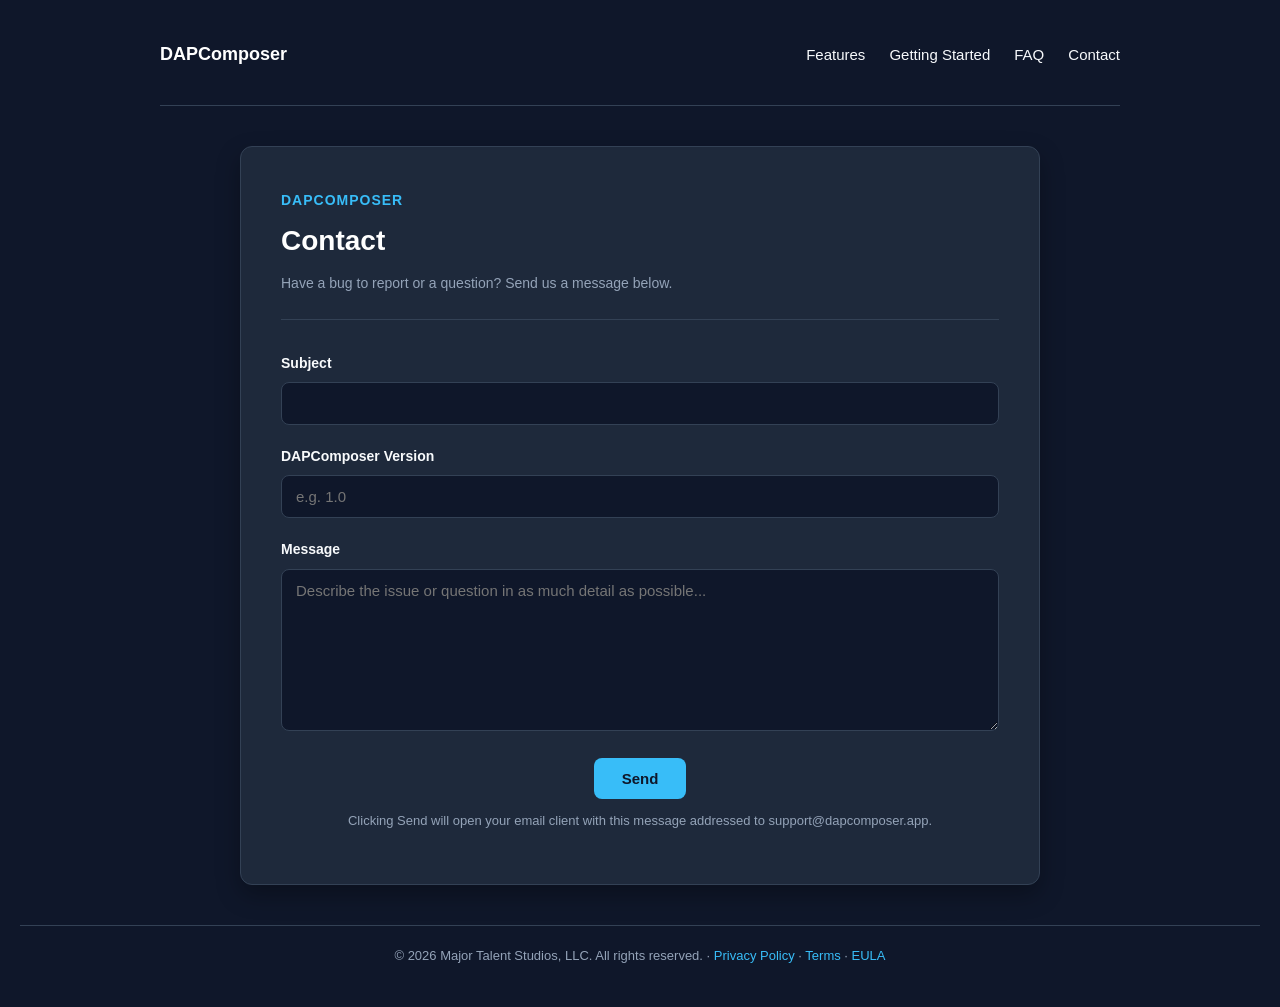
<file: contact.html>
<!DOCTYPE html>
<html lang="en">
<head>
    <meta charset="UTF-8">
    <meta name="viewport" content="width=device-width, initial-scale=1.0">
    <title>Contact - DAPComposer</title>
    <meta name="description" content="Get in touch with the DAPComposer team for support, bug reports, or questions about the macOS music library sync app.">
    <link rel="canonical" href="https://dapcomposer.app/contact.html">
    <meta property="og:type" content="website">
    <meta property="og:title" content="Contact - DAPComposer">
    <meta property="og:description" content="Get in touch with the DAPComposer team for support, bug reports, or questions about the macOS music library sync app.">
    <meta property="og:url" content="https://dapcomposer.app/contact.html">
    <meta property="og:image" content="https://dapcomposer.app/images/app-icon.webp">
    <meta name="twitter:card" content="summary">
    <link rel="icon" href="/favicon.ico" sizes="any">
    <link rel="icon" href="/favicon-32x32.png" type="image/png" sizes="32x32">
    <link rel="icon" href="/favicon-16x16.png" type="image/png" sizes="16x16">
    <link rel="apple-touch-icon" href="/apple-touch-icon.png">
    <link rel="manifest" href="/site.webmanifest">
    <link rel="stylesheet" href="styles.css">
</head>
<body>
    <nav class="site-nav">
        <div class="nav-brand"><a href="index.html">DAPComposer</a></div>
        <ul class="nav-links">
            <li><a href="index.html#features">Features</a></li>
            <li><a href="index.html#getting-started">Getting Started</a></li>
            <li><a href="faq.html">FAQ</a></li>
            <li><a href="contact.html">Contact</a></li>
        </ul>
    </nav>

    <div class="container">
        <header>
            <div class="app-brand">DAPComposer</div>
            <h1>Contact</h1>
            <div class="effective-date">Have a bug to report or a question? Send us a message below.</div>
        </header>

        <form id="contact-form" class="contact-form">
            <div class="form-group">
                <label for="subject">Subject</label>
                <input type="text" id="subject" name="subject" required>
            </div>
            <div class="form-group">
                <label for="version">DAPComposer Version</label>
                <input type="text" id="version" name="version" placeholder="e.g. 1.0">
            </div>
            <div class="form-group">
                <label for="message">Message</label>
                <textarea id="message" name="message" rows="8" placeholder="Describe the issue or question in as much detail as possible..." required></textarea>
            </div>
            <div class="form-actions">
                <button type="submit" class="btn-primary">Send</button>
                <p class="form-note">Clicking Send will open your email client with this message addressed to support@dapcomposer.app.</p>
            </div>
        </form>
    </div>

    <footer>
        &copy; 2026 Major Talent Studios, LLC. All rights reserved.
        &middot; <a href="privacy-policy.html">Privacy Policy</a>
        &middot; <a href="terms.html">Terms</a>
        &middot; <a href="eula.html">EULA</a>
    </footer>

    <script>
        document.getElementById('contact-form').addEventListener('submit', function (e) {
            e.preventDefault();
            var subject = document.getElementById('subject').value;
            var version = document.getElementById('version').value;
            var message = document.getElementById('message').value;
            var body = 'DAPComposer Version: ' + version + '\n\n' + message;
            var mailto = 'mailto:support@dapcomposer.app'
                + '?subject=' + encodeURIComponent(subject)
                + '&body=' + encodeURIComponent(body);
            window.location.href = mailto;
        });
    </script>
</body>
</html>
</file>
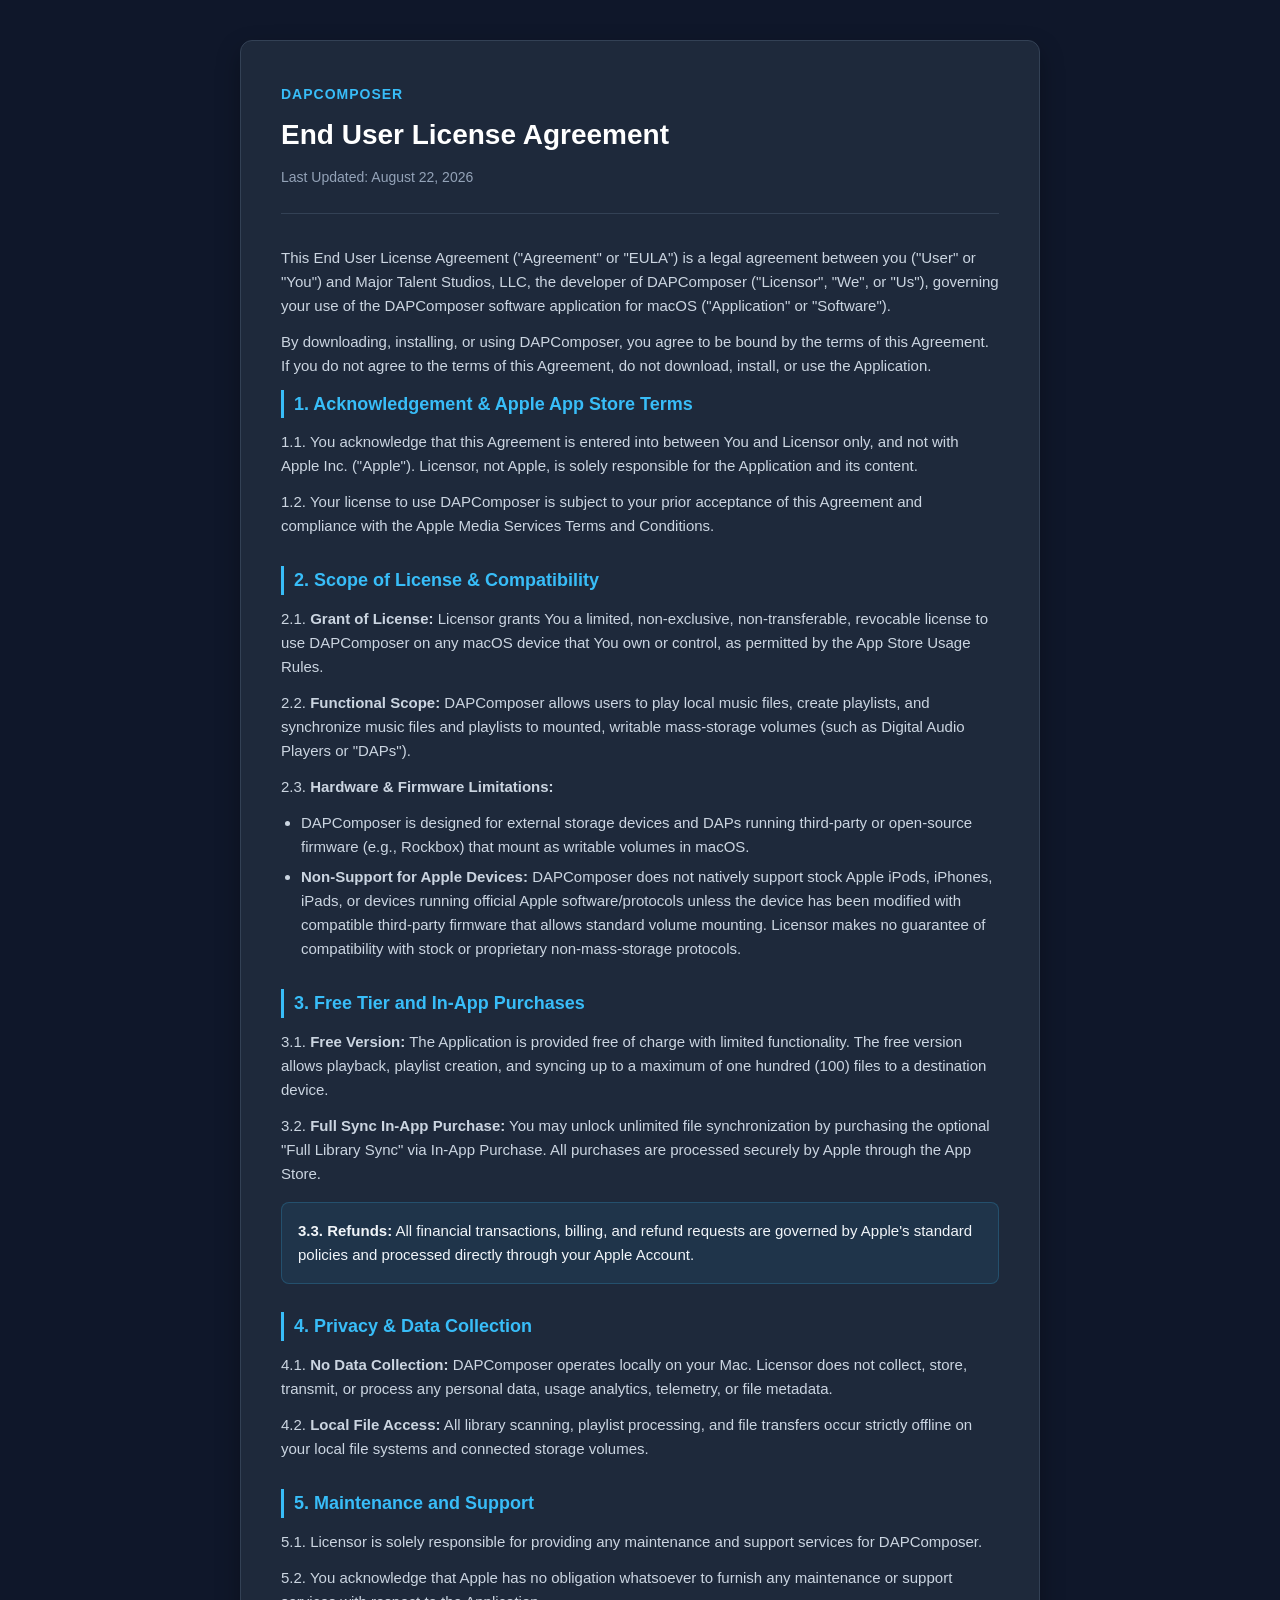
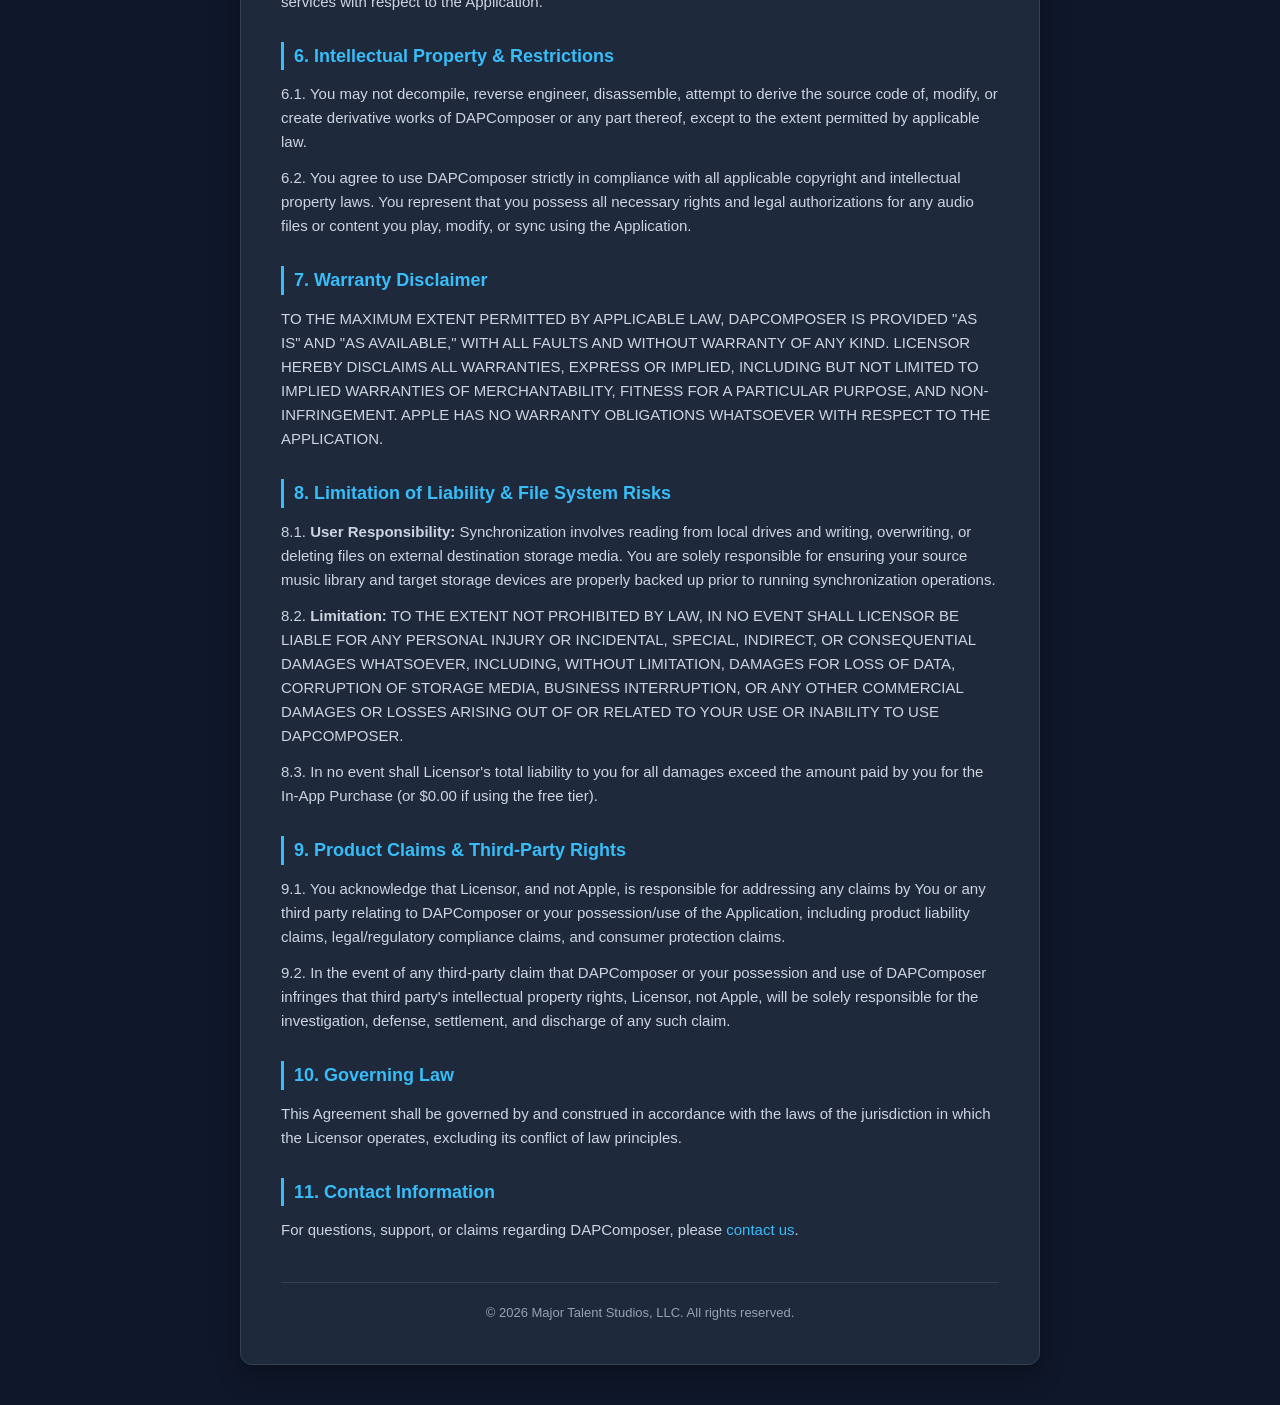
<file: eula.html>
<!DOCTYPE html>
<html lang="en">
<head>
    <meta charset="UTF-8">
    <meta name="viewport" content="width=device-width, initial-scale=1.0">
    <title>End User License Agreement - DAPComposer</title>
    <meta name="description" content="End User License Agreement for DAPComposer, the macOS music library management and sync application.">
    <link rel="canonical" href="https://dapcomposer.app/eula.html">
    <meta property="og:type" content="website">
    <meta property="og:title" content="End User License Agreement - DAPComposer">
    <meta property="og:description" content="End User License Agreement for DAPComposer, the macOS music library management and sync application.">
    <meta property="og:url" content="https://dapcomposer.app/eula.html">
    <meta property="og:image" content="https://dapcomposer.app/images/app-icon.webp">
    <meta name="twitter:card" content="summary">
    <link rel="icon" href="/favicon.ico" sizes="any">
    <link rel="icon" href="/favicon-32x32.png" type="image/png" sizes="32x32">
    <link rel="icon" href="/favicon-16x16.png" type="image/png" sizes="16x16">
    <link rel="apple-touch-icon" href="/apple-touch-icon.png">
    <link rel="manifest" href="/site.webmanifest">
    <link rel="stylesheet" href="styles.css">
</head>
<body>
    <div class="container">
        <header>
            <div class="app-brand">DAPComposer</div>
            <h1>End User License Agreement</h1>
            <div class="effective-date">Last Updated: August 22, 2026</div>
        </header>

        <p>This End User License Agreement ("Agreement" or "EULA") is a legal agreement between you ("User" or "You") and Major Talent Studios, LLC, the developer of DAPComposer ("Licensor", "We", or "Us"), governing your use of the DAPComposer software application for macOS ("Application" or "Software").</p>
        <p>By downloading, installing, or using DAPComposer, you agree to be bound by the terms of this Agreement. If you do not agree to the terms of this Agreement, do not download, install, or use the Application.</p>

        <section>
            <h2>1. Acknowledgement &amp; Apple App Store Terms</h2>
            <p>1.1. You acknowledge that this Agreement is entered into between You and Licensor only, and not with Apple Inc. ("Apple"). Licensor, not Apple, is solely responsible for the Application and its content.</p>
            <p>1.2. Your license to use DAPComposer is subject to your prior acceptance of this Agreement and compliance with the Apple Media Services Terms and Conditions.</p>
        </section>

        <section>
            <h2>2. Scope of License &amp; Compatibility</h2>
            <p>2.1. <strong>Grant of License:</strong> Licensor grants You a limited, non-exclusive, non-transferable, revocable license to use DAPComposer on any macOS device that You own or control, as permitted by the App Store Usage Rules.</p>
            <p>2.2. <strong>Functional Scope:</strong> DAPComposer allows users to play local music files, create playlists, and synchronize music files and playlists to mounted, writable mass-storage volumes (such as Digital Audio Players or "DAPs").</p>
            <p>2.3. <strong>Hardware &amp; Firmware Limitations:</strong></p>
            <ul>
                <li>DAPComposer is designed for external storage devices and DAPs running third-party or open-source firmware (e.g., Rockbox) that mount as writable volumes in macOS.</li>
                <li><strong>Non-Support for Apple Devices:</strong> DAPComposer does not natively support stock Apple iPods, iPhones, iPads, or devices running official Apple software/protocols unless the device has been modified with compatible third-party firmware that allows standard volume mounting. Licensor makes no guarantee of compatibility with stock or proprietary non-mass-storage protocols.</li>
            </ul>
        </section>

        <section>
            <h2>3. Free Tier and In-App Purchases</h2>
            <p>3.1. <strong>Free Version:</strong> The Application is provided free of charge with limited functionality. The free version allows playback, playlist creation, and syncing up to a maximum of one hundred (100) files to a destination device.</p>
            <p>3.2. <strong>Full Sync In-App Purchase:</strong> You may unlock unlimited file synchronization by purchasing the optional "Full Library Sync" via In-App Purchase. All purchases are processed securely by Apple through the App Store.</p>
            <div class="highlight-box">
                <p><strong>3.3. Refunds:</strong> All financial transactions, billing, and refund requests are governed by Apple's standard policies and processed directly through your Apple Account.</p>
            </div>
        </section>

        <section>
            <h2>4. Privacy &amp; Data Collection</h2>
            <p>4.1. <strong>No Data Collection:</strong> DAPComposer operates locally on your Mac. Licensor does not collect, store, transmit, or process any personal data, usage analytics, telemetry, or file metadata.</p>
            <p>4.2. <strong>Local File Access:</strong> All library scanning, playlist processing, and file transfers occur strictly offline on your local file systems and connected storage volumes.</p>
        </section>

        <section>
            <h2>5. Maintenance and Support</h2>
            <p>5.1. Licensor is solely responsible for providing any maintenance and support services for DAPComposer.</p>
            <p>5.2. You acknowledge that Apple has no obligation whatsoever to furnish any maintenance or support services with respect to the Application.</p>
        </section>

        <section>
            <h2>6. Intellectual Property &amp; Restrictions</h2>
            <p>6.1. You may not decompile, reverse engineer, disassemble, attempt to derive the source code of, modify, or create derivative works of DAPComposer or any part thereof, except to the extent permitted by applicable law.</p>
            <p>6.2. You agree to use DAPComposer strictly in compliance with all applicable copyright and intellectual property laws. You represent that you possess all necessary rights and legal authorizations for any audio files or content you play, modify, or sync using the Application.</p>
        </section>

        <section>
            <h2>7. Warranty Disclaimer</h2>
            <p>TO THE MAXIMUM EXTENT PERMITTED BY APPLICABLE LAW, DAPCOMPOSER IS PROVIDED "AS IS" AND "AS AVAILABLE," WITH ALL FAULTS AND WITHOUT WARRANTY OF ANY KIND. LICENSOR HEREBY DISCLAIMS ALL WARRANTIES, EXPRESS OR IMPLIED, INCLUDING BUT NOT LIMITED TO IMPLIED WARRANTIES OF MERCHANTABILITY, FITNESS FOR A PARTICULAR PURPOSE, AND NON-INFRINGEMENT. APPLE HAS NO WARRANTY OBLIGATIONS WHATSOEVER WITH RESPECT TO THE APPLICATION.</p>
        </section>

        <section>
            <h2>8. Limitation of Liability &amp; File System Risks</h2>
            <p>8.1. <strong>User Responsibility:</strong> Synchronization involves reading from local drives and writing, overwriting, or deleting files on external destination storage media. You are solely responsible for ensuring your source music library and target storage devices are properly backed up prior to running synchronization operations.</p>
            <p>8.2. <strong>Limitation:</strong> TO THE EXTENT NOT PROHIBITED BY LAW, IN NO EVENT SHALL LICENSOR BE LIABLE FOR ANY PERSONAL INJURY OR INCIDENTAL, SPECIAL, INDIRECT, OR CONSEQUENTIAL DAMAGES WHATSOEVER, INCLUDING, WITHOUT LIMITATION, DAMAGES FOR LOSS OF DATA, CORRUPTION OF STORAGE MEDIA, BUSINESS INTERRUPTION, OR ANY OTHER COMMERCIAL DAMAGES OR LOSSES ARISING OUT OF OR RELATED TO YOUR USE OR INABILITY TO USE DAPCOMPOSER.</p>
            <p>8.3. In no event shall Licensor's total liability to you for all damages exceed the amount paid by you for the In-App Purchase (or $0.00 if using the free tier).</p>
        </section>

        <section>
            <h2>9. Product Claims &amp; Third-Party Rights</h2>
            <p>9.1. You acknowledge that Licensor, and not Apple, is responsible for addressing any claims by You or any third party relating to DAPComposer or your possession/use of the Application, including product liability claims, legal/regulatory compliance claims, and consumer protection claims.</p>
            <p>9.2. In the event of any third-party claim that DAPComposer or your possession and use of DAPComposer infringes that third party's intellectual property rights, Licensor, not Apple, will be solely responsible for the investigation, defense, settlement, and discharge of any such claim.</p>
        </section>

        <section>
            <h2>10. Governing Law</h2>
            <p>This Agreement shall be governed by and construed in accordance with the laws of the jurisdiction in which the Licensor operates, excluding its conflict of law principles.</p>
        </section>

        <section>
            <h2>11. Contact Information</h2>
            <p>For questions, support, or claims regarding DAPComposer, please <a href="contact.html">contact us</a>.</p>
        </section>

        <footer>
            &copy; 2026 Major Talent Studios, LLC. All rights reserved.
        </footer>
    </div>
</body>
</html>
</file>
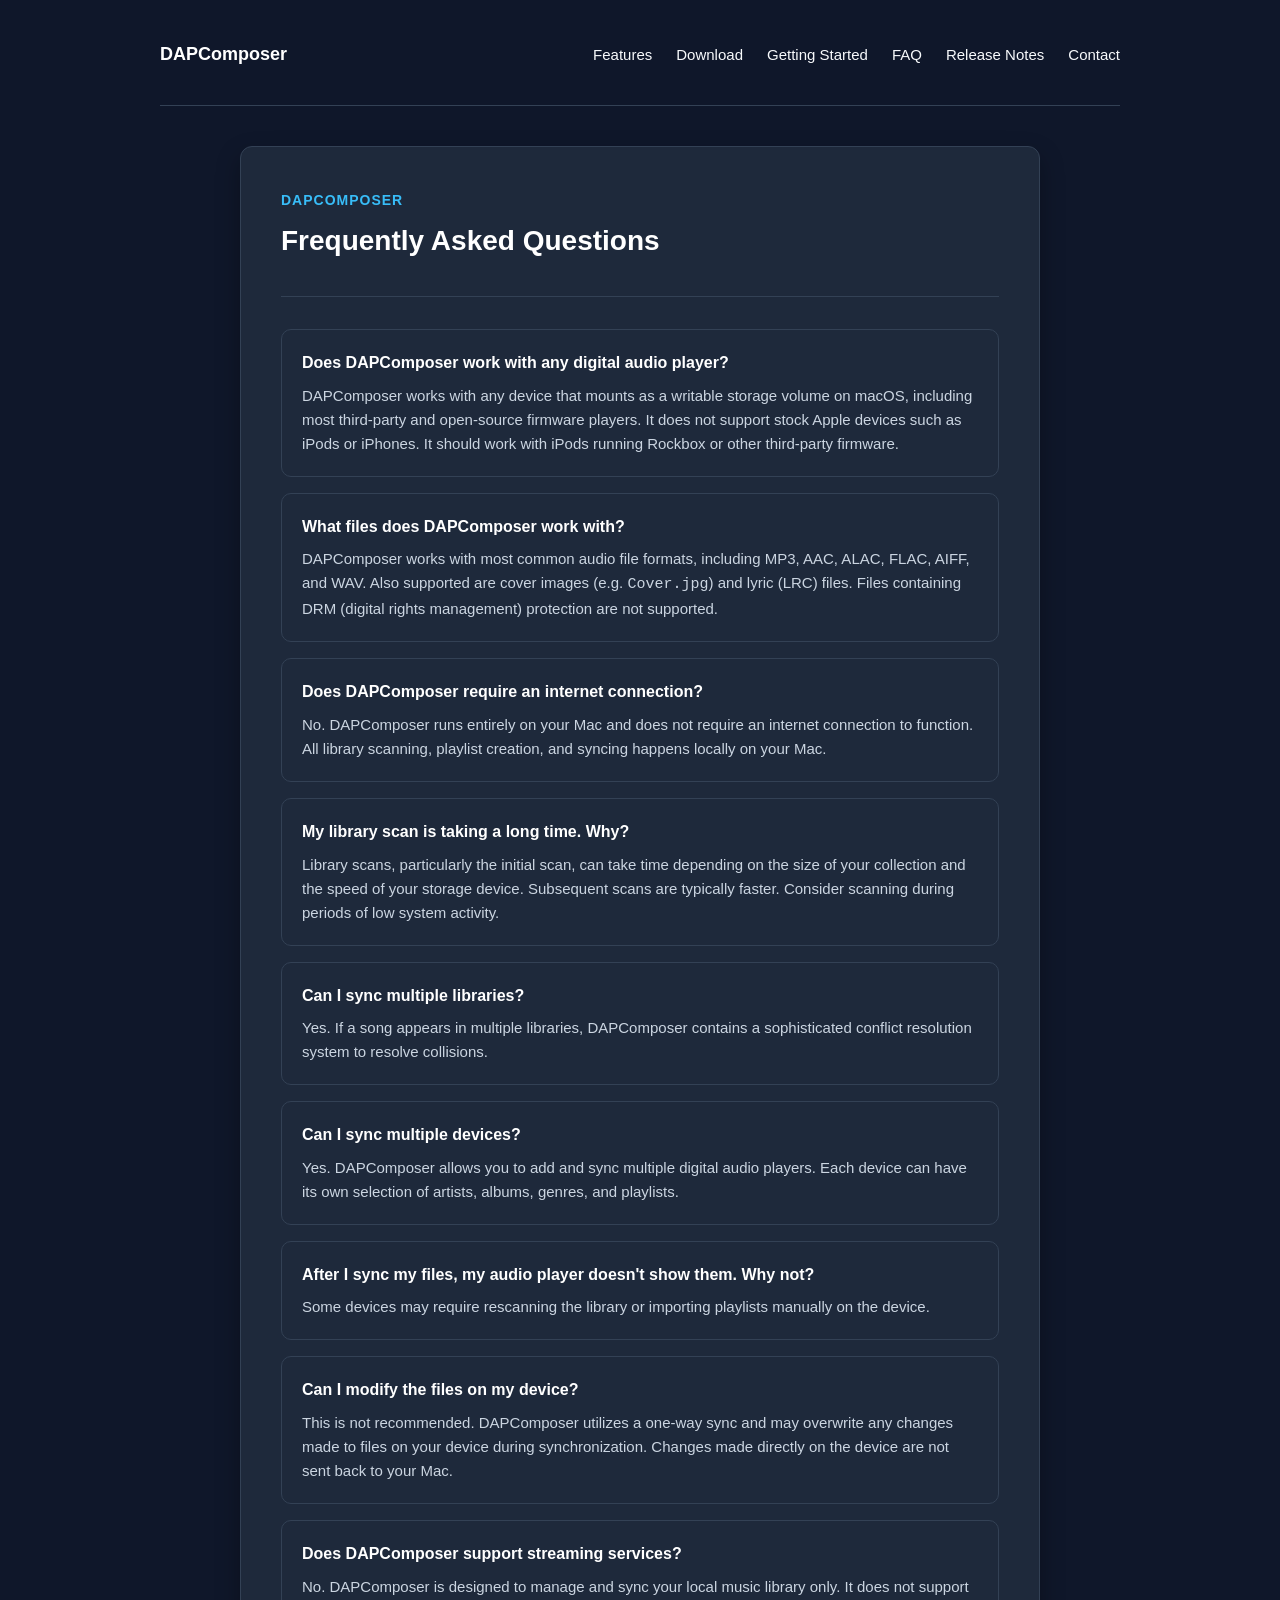
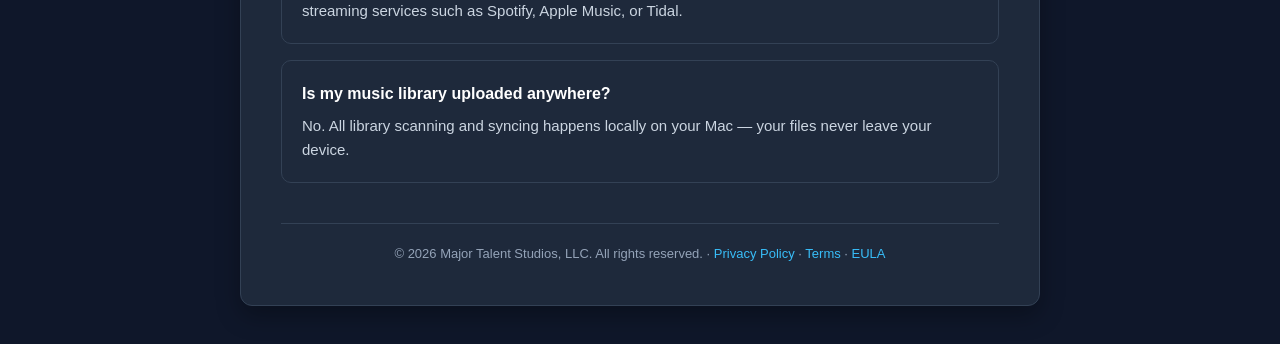
<file: faq.html>
<!DOCTYPE html>
<html lang="en">
<head>
    <meta charset="UTF-8">
    <meta name="viewport" content="width=device-width, initial-scale=1.0">
    <title>FAQ - DAPComposer</title>
    <meta name="description" content="Frequently asked questions about DAPComposer, the macOS app for managing and syncing your local music library to digital audio players.">
    <link rel="canonical" href="https://dapcomposer.app/faq.html">
    <meta property="og:type" content="website">
    <meta property="og:title" content="FAQ - DAPComposer">
    <meta property="og:description" content="Frequently asked questions about DAPComposer, the macOS app for managing and syncing your local music library to digital audio players.">
    <meta property="og:url" content="https://dapcomposer.app/faq.html">
    <meta property="og:image" content="https://dapcomposer.app/images/app-icon.webp">
    <meta name="twitter:card" content="summary">
    <link rel="icon" href="/favicon.ico" sizes="any">
    <link rel="icon" href="/favicon-32x32.png" type="image/png" sizes="32x32">
    <link rel="icon" href="/favicon-16x16.png" type="image/png" sizes="16x16">
    <link rel="apple-touch-icon" href="/apple-touch-icon.png">
    <link rel="manifest" href="/site.webmanifest">
    <link rel="stylesheet" href="styles.css">
</head>
<body>
    <nav class="site-nav">
        <div class="nav-brand"><a href="index.html">DAPComposer</a></div>
        <ul class="nav-links">
            <li><a href="index.html#features">Features</a></li>
            <li><a href="index.html#download">Download</a></li>
            <li><a href="index.html#getting-started">Getting Started</a></li>
            <li><a href="faq.html">FAQ</a></li>
            <li><a href="release-notes.html">Release Notes</a></li>
            <li><a href="contact.html">Contact</a></li>
        </ul>
    </nav>

    <div class="container">
        <header>
            <div class="app-brand">DAPComposer</div>
            <h1>Frequently Asked Questions</h1>
        </header>

        <div class="faq-item">
            <h3>Does DAPComposer work with any digital audio player?</h3>
            <p>DAPComposer works with any device that mounts as a writable storage volume on macOS, including most third-party and open-source firmware players. It does not support stock Apple devices such as iPods or iPhones. It should work with iPods running Rockbox or other third-party firmware.</p>
        </div>

        <div class="faq-item">
            <h3>What files does DAPComposer work with?</h3>
            <p>DAPComposer works with most common audio file formats, including MP3, AAC, ALAC, FLAC, AIFF, and WAV. Also supported are cover images (e.g. <code>Cover.jpg</code>) and lyric (LRC) files. Files containing DRM (digital rights management) protection are not supported.</p>
        </div>

        <div class="faq-item">
            <h3>Does DAPComposer require an internet connection?</h3>
            <p>No. DAPComposer runs entirely on your Mac and does not require an internet connection to function. All library scanning, playlist creation, and syncing happens locally on your Mac.</p>
        </div>

        <div class="faq-item">
            <h3>My library scan is taking a long time. Why?</h3>
            <p>Library scans, particularly the initial scan, can take time depending on the size of your collection and the speed of your storage device. Subsequent scans are typically faster. Consider scanning during periods of low system activity.</p>
        </div>

        <div class="faq-item">
            <h3>Can I sync multiple libraries?</h3>
            <p>Yes. If a song appears in multiple libraries, DAPComposer contains a sophisticated conflict resolution system to resolve collisions.</p>
        </div>

        <div class="faq-item">
            <h3>Can I sync multiple devices?</h3>
            <p>Yes. DAPComposer allows you to add and sync multiple digital audio players. Each device can have its own selection of artists, albums, genres, and playlists.</p>
        </div>

        <div class="faq-item">
            <h3>After I sync my files, my audio player doesn't show them. Why not?</h3>
            <p>Some devices may require rescanning the library or importing playlists manually on the device.</p>
        </div>

        <div class="faq-item">
            <h3>Can I modify the files on my device?</h3>
            <p>This is not recommended. DAPComposer utilizes a one-way sync and may overwrite any changes made to files on your device during synchronization. Changes made directly on the device are not sent back to your Mac.</p>
        </div>

        <div class="faq-item">
            <h3>Does DAPComposer support streaming services?</h3>
            <p>No. DAPComposer is designed to manage and sync your local music library only. It does not support streaming services such as Spotify, Apple Music, or Tidal.</p>
        </div>

        <div class="faq-item">
            <h3>Is my music library uploaded anywhere?</h3>
            <p>No. All library scanning and syncing happens locally on your Mac &mdash; your files never leave your device.</p>
        </div>

    <footer>
        &copy; 2026 Major Talent Studios, LLC. All rights reserved.
        &middot; <a href="privacy-policy.html">Privacy Policy</a>
        &middot; <a href="terms.html">Terms</a>
        &middot; <a href="eula.html">EULA</a>
    </footer>
    </div>
</body>
</html>
</file>
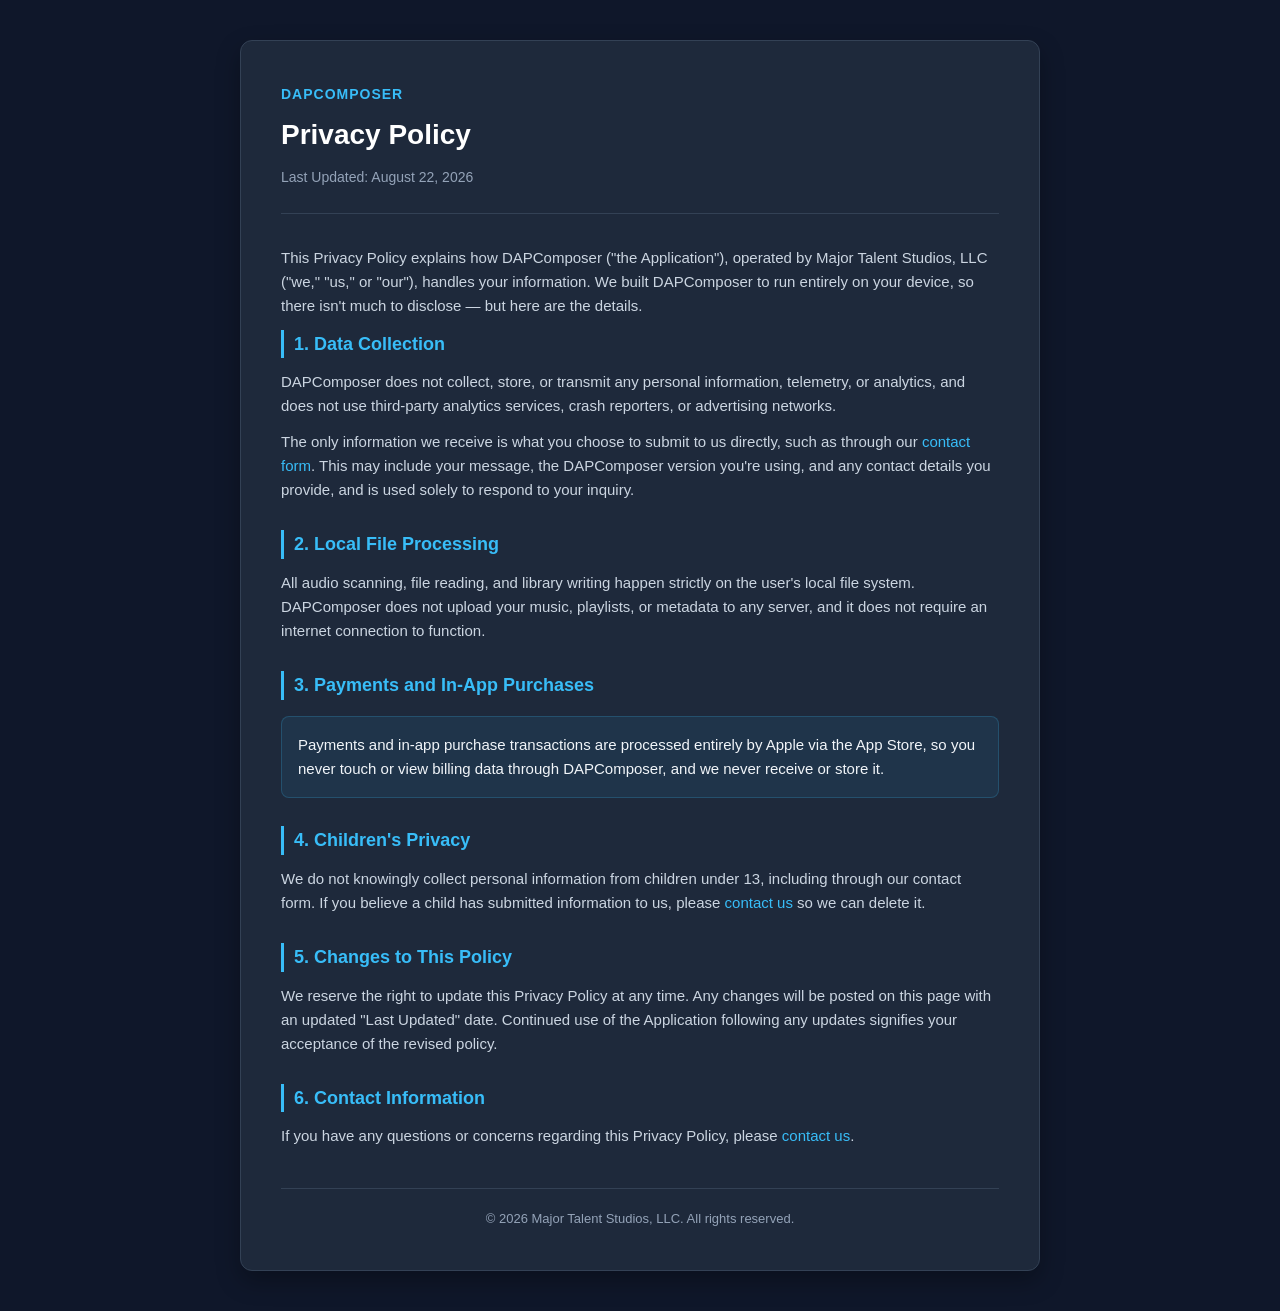
<file: privacy-policy.html>
<!DOCTYPE html>
<html lang="en">
<head>
    <meta charset="UTF-8">
    <meta name="viewport" content="width=device-width, initial-scale=1.0">
    <title>Privacy Policy - DAPComposer</title>
    <meta name="description" content="Privacy Policy for DAPComposer, the macOS music library management and sync app by Major Talent Studios, LLC.">
    <link rel="canonical" href="https://dapcomposer.app/privacy-policy.html">
    <meta property="og:type" content="website">
    <meta property="og:title" content="Privacy Policy - DAPComposer">
    <meta property="og:description" content="Privacy Policy for DAPComposer, the macOS music library management and sync app by Major Talent Studios, LLC.">
    <meta property="og:url" content="https://dapcomposer.app/privacy-policy.html">
    <meta property="og:image" content="https://dapcomposer.app/images/app-icon.webp">
    <meta name="twitter:card" content="summary">
    <link rel="icon" href="/favicon.ico" sizes="any">
    <link rel="icon" href="/favicon-32x32.png" type="image/png" sizes="32x32">
    <link rel="icon" href="/favicon-16x16.png" type="image/png" sizes="16x16">
    <link rel="apple-touch-icon" href="/apple-touch-icon.png">
    <link rel="manifest" href="/site.webmanifest">
    <link rel="stylesheet" href="styles.css">
</head>
<body>
    <div class="container">
        <header>
            <div class="app-brand">DAPComposer</div>
            <h1>Privacy Policy</h1>
            <div class="effective-date">Last Updated: August 22, 2026</div>
        </header>

        <p>This Privacy Policy explains how DAPComposer ("the Application"), operated by Major Talent Studios, LLC ("we," "us," or "our"), handles your information. We built DAPComposer to run entirely on your device, so there isn't much to disclose &mdash; but here are the details.</p>

        <section>
            <h2>1. Data Collection</h2>
            <p>DAPComposer does not collect, store, or transmit any personal information, telemetry, or analytics, and does not use third-party analytics services, crash reporters, or advertising networks.</p>
            <p>The only information we receive is what you choose to submit to us directly, such as through our <a href="contact.html">contact form</a>. This may include your message, the DAPComposer version you're using, and any contact details you provide, and is used solely to respond to your inquiry.</p>
        </section>

        <section>
            <h2>2. Local File Processing</h2>
            <p>All audio scanning, file reading, and library writing happen strictly on the user's local file system. DAPComposer does not upload your music, playlists, or metadata to any server, and it does not require an internet connection to function.</p>
        </section>

        <section>
            <h2>3. Payments and In-App Purchases</h2>
            <div class="highlight-box">
                <p>Payments and in-app purchase transactions are processed entirely by Apple via the App Store, so you never touch or view billing data through DAPComposer, and we never receive or store it.</p>
            </div>
        </section>

        <section>
            <h2>4. Children's Privacy</h2>
            <p>We do not knowingly collect personal information from children under 13, including through our contact form. If you believe a child has submitted information to us, please <a href="contact.html">contact us</a> so we can delete it.</p>
        </section>

        <section>
            <h2>5. Changes to This Policy</h2>
            <p>We reserve the right to update this Privacy Policy at any time. Any changes will be posted on this page with an updated "Last Updated" date. Continued use of the Application following any updates signifies your acceptance of the revised policy.</p>
        </section>

        <section>
            <h2>6. Contact Information</h2>
            <p>If you have any questions or concerns regarding this Privacy Policy, please <a href="contact.html">contact us</a>.</p>
        </section>

        <footer>
            &copy; 2026 Major Talent Studios, LLC. All rights reserved.
        </footer>
    </div>
</body>
</html>
</file>
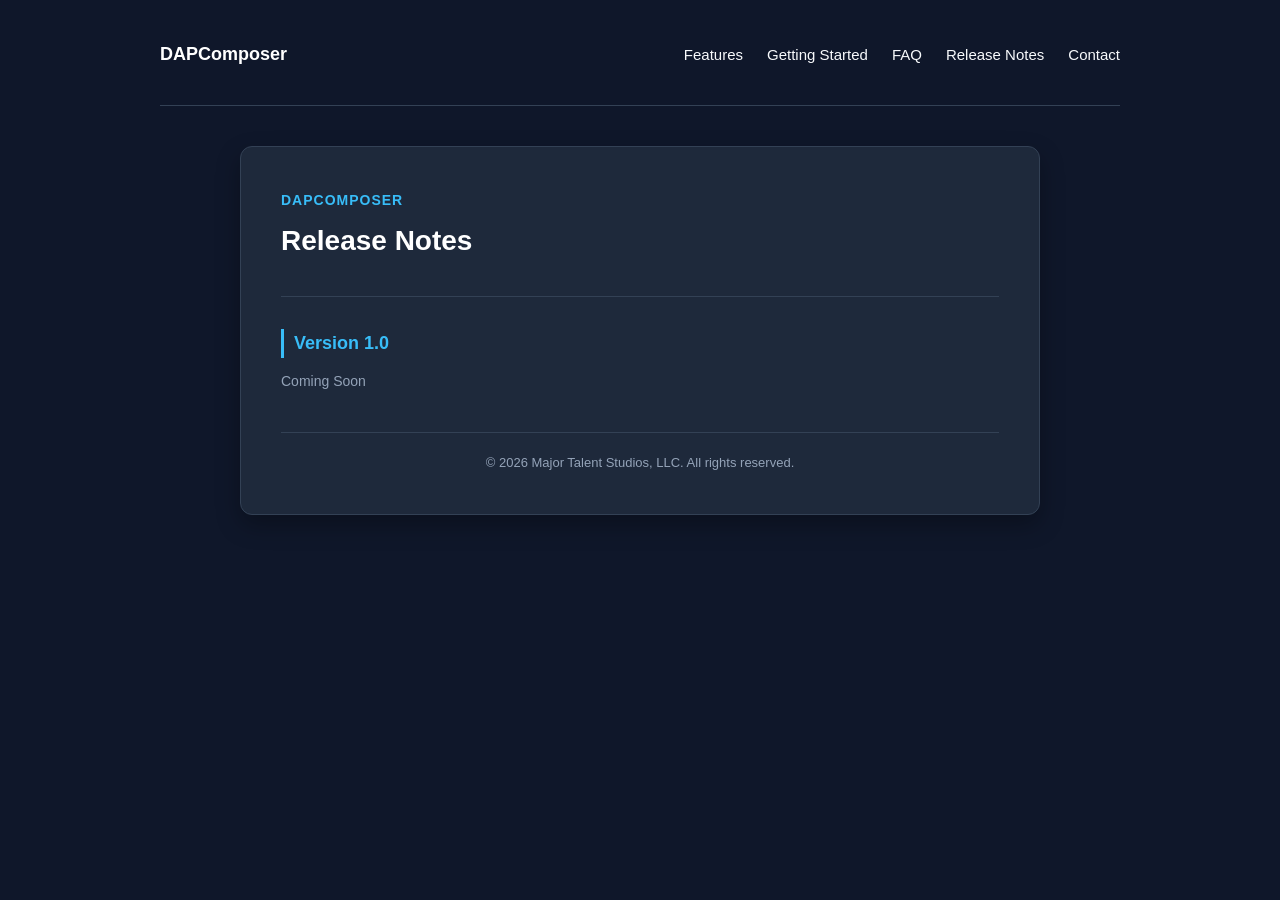
<file: release-notes.html>
<!DOCTYPE html>
<html lang="en">
<head>
    <meta charset="UTF-8">
    <meta name="viewport" content="width=device-width, initial-scale=1.0">
    <title>Release Notes - DAPComposer</title>
    <meta name="description" content="Release notes and version history for DAPComposer, the macOS music library management and sync app.">
    <link rel="canonical" href="https://dapcomposer.app/release-notes.html">
    <meta property="og:type" content="website">
    <meta property="og:title" content="Release Notes - DAPComposer">
    <meta property="og:description" content="Release notes and version history for DAPComposer, the macOS music library management and sync app.">
    <meta property="og:url" content="https://dapcomposer.app/release-notes.html">
    <meta property="og:image" content="https://dapcomposer.app/images/app-icon.webp">
    <meta name="twitter:card" content="summary">
    <link rel="icon" href="/favicon.ico" sizes="any">
    <link rel="icon" href="/favicon-32x32.png" type="image/png" sizes="32x32">
    <link rel="icon" href="/favicon-16x16.png" type="image/png" sizes="16x16">
    <link rel="apple-touch-icon" href="/apple-touch-icon.png">
    <link rel="manifest" href="/site.webmanifest">
    <link rel="stylesheet" href="styles.css">
</head>
<body>
    <nav class="site-nav">
        <div class="nav-brand"><a href="index.html">DAPComposer</a></div>
        <ul class="nav-links">
            <li><a href="index.html#features">Features</a></li>
            <li><a href="index.html#getting-started">Getting Started</a></li>
            <li><a href="faq.html">FAQ</a></li>
            <li><a href="release-notes.html">Release Notes</a></li>
            <li><a href="contact.html">Contact</a></li>
        </ul>
    </nav>

    <div class="container">
        <header>
            <div class="app-brand">DAPComposer</div>
            <h1>Release Notes</h1>
        </header>

        <!--
        <section>
            <h2>Version 1.0</h2>
            <div class="effective-date">August 23, 2026</div>
            <p>Initial release.</p>
        </section>
    -->

        <section>
            <h2>Version 1.0</h2>
            <div class="effective-date">Coming Soon</div>
<!--        <p>Initial release.</p>-->
        </section>

        <footer>
            &copy; 2026 Major Talent Studios, LLC. All rights reserved.
        </footer>
    </div>
</body>
</html>
</file>
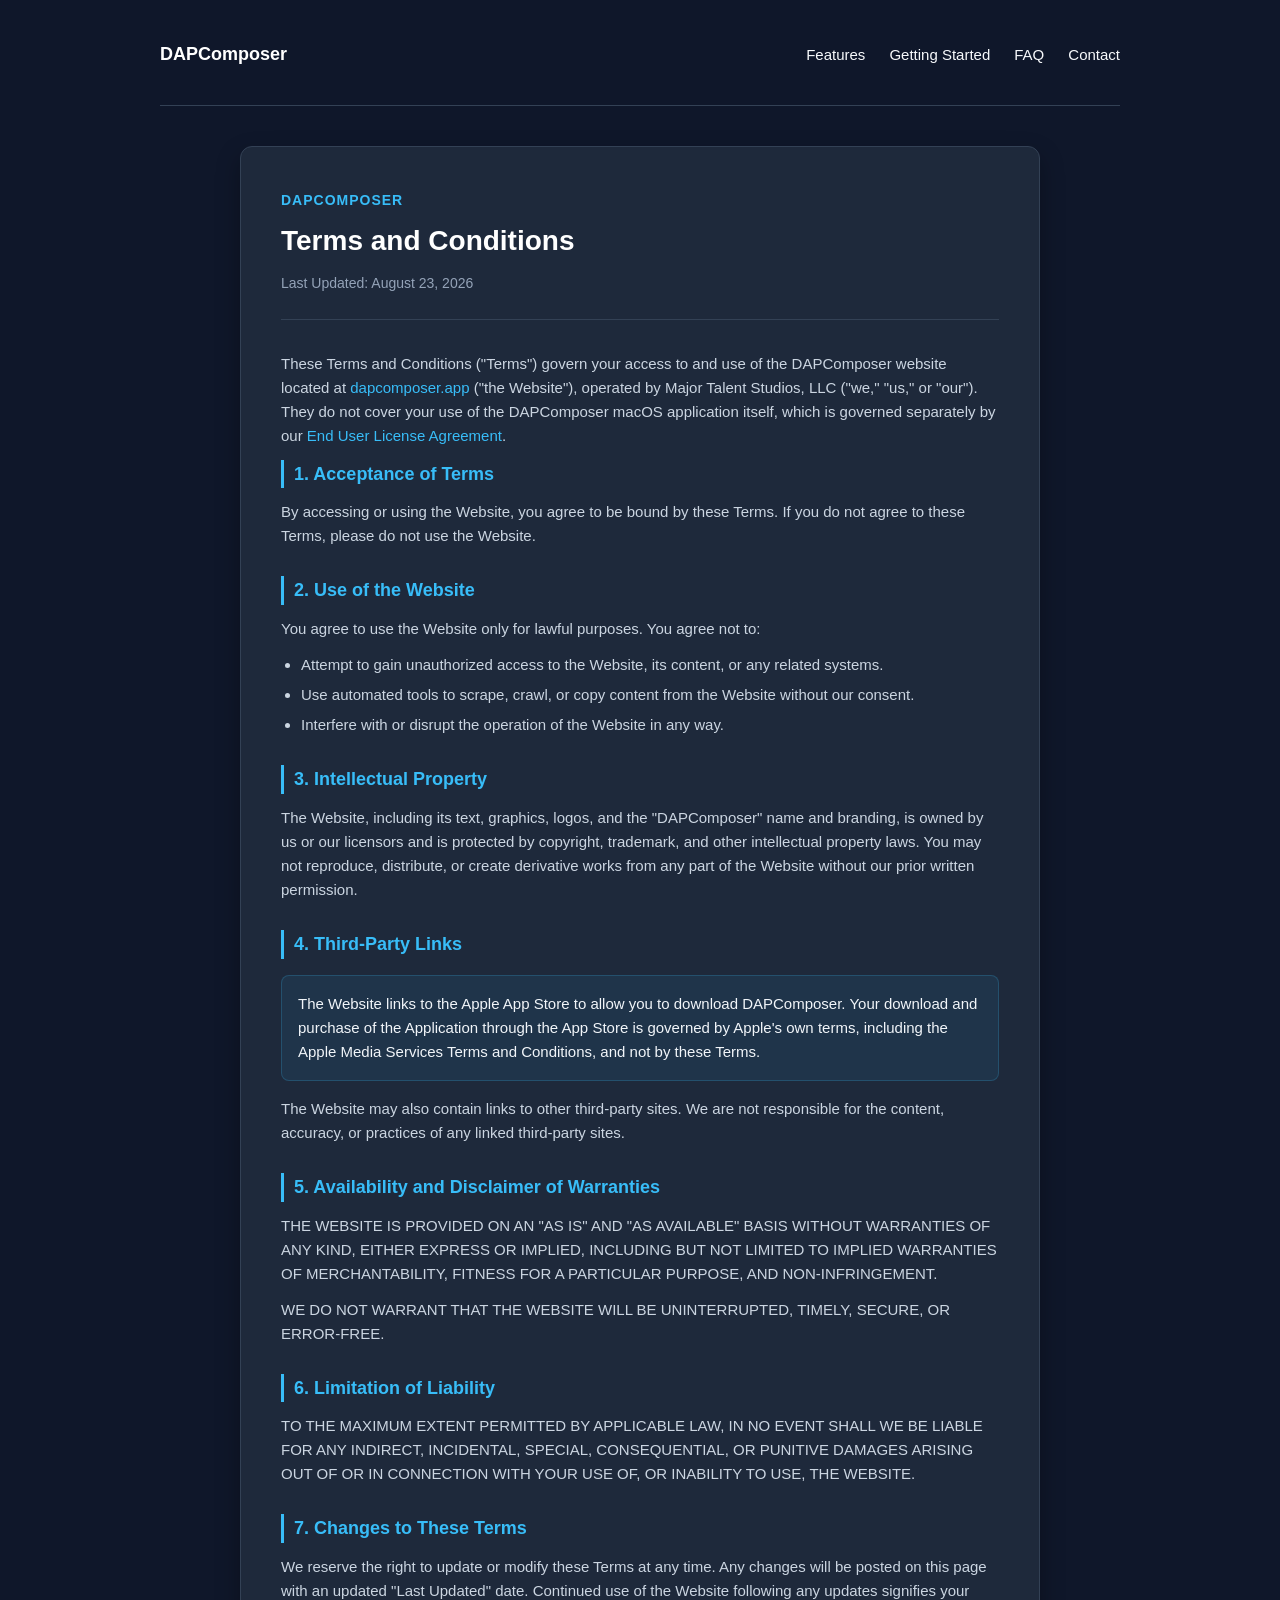
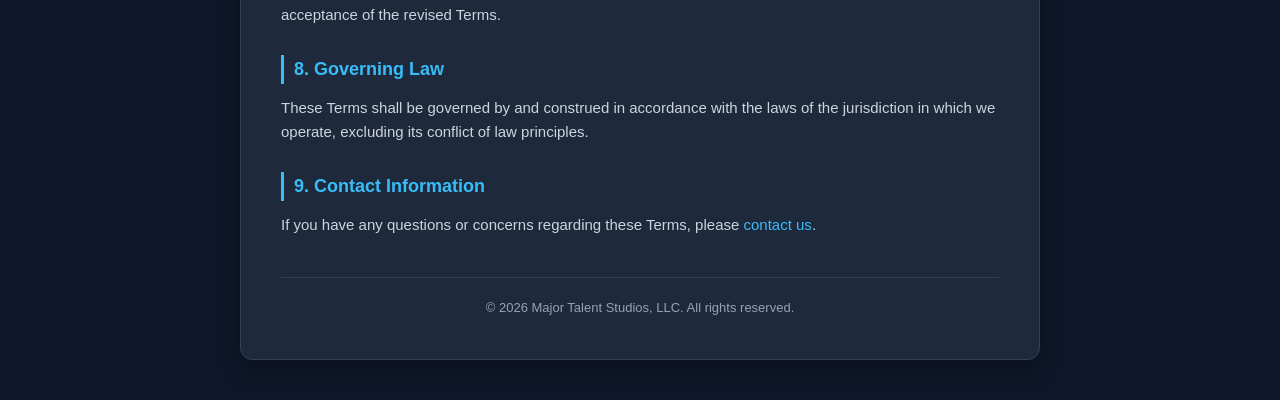
<file: terms.html>
<!DOCTYPE html>
<html lang="en">
<head>
    <meta charset="UTF-8">
    <meta name="viewport" content="width=device-width, initial-scale=1.0">
    <title>Terms and Conditions - DAPComposer</title>
    <meta name="description" content="Terms and Conditions for the DAPComposer website, operated by Major Talent Studios, LLC.">
    <link rel="canonical" href="https://dapcomposer.app/terms.html">
    <meta property="og:type" content="website">
    <meta property="og:title" content="Terms and Conditions - DAPComposer">
    <meta property="og:description" content="Terms and Conditions for the DAPComposer website, operated by Major Talent Studios, LLC.">
    <meta property="og:url" content="https://dapcomposer.app/terms.html">
    <meta property="og:image" content="https://dapcomposer.app/images/app-icon.webp">
    <meta name="twitter:card" content="summary">
    <link rel="icon" href="/favicon.ico" sizes="any">
    <link rel="icon" href="/favicon-32x32.png" type="image/png" sizes="32x32">
    <link rel="icon" href="/favicon-16x16.png" type="image/png" sizes="16x16">
    <link rel="apple-touch-icon" href="/apple-touch-icon.png">
    <link rel="manifest" href="/site.webmanifest">
    <link rel="stylesheet" href="styles.css">
</head>
<body>
    <nav class="site-nav">
        <div class="nav-brand"><a href="index.html">DAPComposer</a></div>
        <ul class="nav-links">
            <li><a href="index.html#features">Features</a></li>
            <li><a href="index.html#getting-started">Getting Started</a></li>
            <li><a href="faq.html">FAQ</a></li>
            <li><a href="contact.html">Contact</a></li>
        </ul>
    </nav>

    <div class="container">
        <header>
            <div class="app-brand">DAPComposer</div>
            <h1>Terms and Conditions</h1>
            <div class="effective-date">Last Updated: August 23, 2026</div>
        </header>

        <p>These Terms and Conditions ("Terms") govern your access to and use of the DAPComposer website located at <a href="https://dapcomposer.app">dapcomposer.app</a> ("the Website"), operated by Major Talent Studios, LLC ("we," "us," or "our"). They do not cover your use of the DAPComposer macOS application itself, which is governed separately by our <a href="eula.html">End User License Agreement</a>.</p>

        <section>
            <h2>1. Acceptance of Terms</h2>
            <p>By accessing or using the Website, you agree to be bound by these Terms. If you do not agree to these Terms, please do not use the Website.</p>
        </section>

        <section>
            <h2>2. Use of the Website</h2>
            <p>You agree to use the Website only for lawful purposes. You agree not to:</p>
            <ul>
                <li>Attempt to gain unauthorized access to the Website, its content, or any related systems.</li>
                <li>Use automated tools to scrape, crawl, or copy content from the Website without our consent.</li>
                <li>Interfere with or disrupt the operation of the Website in any way.</li>
            </ul>
        </section>

        <section>
            <h2>3. Intellectual Property</h2>
            <p>The Website, including its text, graphics, logos, and the "DAPComposer" name and branding, is owned by us or our licensors and is protected by copyright, trademark, and other intellectual property laws. You may not reproduce, distribute, or create derivative works from any part of the Website without our prior written permission.</p>
        </section>

        <section>
            <h2>4. Third-Party Links</h2>
            <div class="highlight-box">
                <p>The Website links to the Apple App Store to allow you to download DAPComposer. Your download and purchase of the Application through the App Store is governed by Apple's own terms, including the Apple Media Services Terms and Conditions, and not by these Terms.</p>
            </div>
            <p>The Website may also contain links to other third-party sites. We are not responsible for the content, accuracy, or practices of any linked third-party sites.</p>
        </section>

        <section>
            <h2>5. Availability and Disclaimer of Warranties</h2>
            <p>THE WEBSITE IS PROVIDED ON AN "AS IS" AND "AS AVAILABLE" BASIS WITHOUT WARRANTIES OF ANY KIND, EITHER EXPRESS OR IMPLIED, INCLUDING BUT NOT LIMITED TO IMPLIED WARRANTIES OF MERCHANTABILITY, FITNESS FOR A PARTICULAR PURPOSE, AND NON-INFRINGEMENT.</p>
            <p>WE DO NOT WARRANT THAT THE WEBSITE WILL BE UNINTERRUPTED, TIMELY, SECURE, OR ERROR-FREE.</p>
        </section>

        <section>
            <h2>6. Limitation of Liability</h2>
            <p>TO THE MAXIMUM EXTENT PERMITTED BY APPLICABLE LAW, IN NO EVENT SHALL WE BE LIABLE FOR ANY INDIRECT, INCIDENTAL, SPECIAL, CONSEQUENTIAL, OR PUNITIVE DAMAGES ARISING OUT OF OR IN CONNECTION WITH YOUR USE OF, OR INABILITY TO USE, THE WEBSITE.</p>
        </section>

        <section>
            <h2>7. Changes to These Terms</h2>
            <p>We reserve the right to update or modify these Terms at any time. Any changes will be posted on this page with an updated "Last Updated" date. Continued use of the Website following any updates signifies your acceptance of the revised Terms.</p>
        </section>

        <section>
            <h2>8. Governing Law</h2>
            <p>These Terms shall be governed by and construed in accordance with the laws of the jurisdiction in which we operate, excluding its conflict of law principles.</p>
        </section>

        <section>
            <h2>9. Contact Information</h2>
            <p>If you have any questions or concerns regarding these Terms, please <a href="contact.html">contact us</a>.</p>
        </section>

        <footer>
            &copy; 2026 Major Talent Studios, LLC. All rights reserved.
        </footer>
    </div>
</body>
</html>
</file>
<file: styles.css>
:root {
    --bg-color: #0f172a;
    --card-bg: #1e293b;
    --text-main: #f8fafc;
    --text-muted: #94a3b8;
    --accent: #38bdf8;
    --accent-hover: #0284c7;
    --border: #334155;
}

* {
    box-sizing: border-box;
    margin: 0;
    padding: 0;
}

body {
    font-family: -apple-system, BlinkMacSystemFont, "Segoe UI", Roboto, Helvetica, Arial, sans-serif;
    background-color: var(--bg-color);
    color: var(--text-main);
    line-height: 1.6;
    padding: 40px 20px;
}

.container {
    max-width: 800px;
    margin: 0 auto;
    background: var(--card-bg);
    padding: 40px;
    border-radius: 12px;
    border: 1px solid var(--border);
    box-shadow: 0 10px 25px rgba(0,0,0,0.3);
}

header {
    border-bottom: 1px solid var(--border);
    padding-bottom: 24px;
    margin-bottom: 32px;
}

.app-brand {
    display: inline-block;
    font-size: 14px;
    font-weight: 600;
    letter-spacing: 1px;
    text-transform: uppercase;
    color: var(--accent);
    margin-bottom: 8px;
}

h1 {
    font-size: 28px;
    font-weight: 700;
    color: #ffffff;
    margin-bottom: 8px;
}

.effective-date {
    font-size: 14px;
    color: var(--text-muted);
}

section {
    margin-bottom: 28px;
}

h2 {
    font-size: 18px;
    font-weight: 600;
    color: var(--accent);
    margin-bottom: 12px;
    border-left: 3px solid var(--accent);
    padding-left: 10px;
}

p {
    color: #cbd5e1;
    margin-bottom: 12px;
    font-size: 15px;
}

ul {
    margin-left: 20px;
    margin-bottom: 12px;
    color: #cbd5e1;
    font-size: 15px;
}

li {
    margin-bottom: 6px;
}

.highlight-box {
    background: rgba(56, 189, 248, 0.08);
    border: 1px solid rgba(56, 189, 248, 0.2);
    border-radius: 8px;
    padding: 16px;
    margin: 16px 0;
}

.highlight-box p {
    margin-bottom: 0;
    color: #f1f5f9;
}

footer {
    margin-top: 40px;
    padding-top: 20px;
    border-top: 1px solid var(--border);
    text-align: center;
    font-size: 13px;
    color: var(--text-muted);
}

.footer-support {
    margin-top: 16px;
}

.footer-support img {
    height: 40px;
}

a {
    color: var(--accent);
    text-decoration: none;
}

a:hover {
    text-decoration: underline;
}

/* Site navigation */

.site-nav {
    display: flex;
    align-items: baseline;
    justify-content: space-between;
    flex-wrap: wrap;
    gap: 16px;
    max-width: 960px;
    margin: 0 auto 40px;
    padding-bottom: 20px;
    border-bottom: 1px solid var(--border);
}

.nav-brand {
    font-size: 18px;
    font-weight: 700;
    color: #ffffff;
}

.nav-brand a {
    color: inherit;
    text-decoration: none;
}

.nav-links {
    display: flex;
    list-style: none;
    gap: 24px;
}

.nav-links a {
    color: var(--text-main);
    font-size: 15px;
    font-weight: 500;
}

.nav-links a:hover {
    color: var(--accent);
    text-decoration: none;
}

/* Landing page layout */

.page {
    max-width: 960px;
    margin: 0 auto;
}

.hero {
    text-align: center;
    padding: 20px 20px 60px;
}

.hero-icon {
    width: 96px;
    height: 96px;
    border-radius: 22px;
    margin-bottom: 20px;
    box-shadow: 0 8px 24px rgba(0,0,0,0.35);
}

.hero h1 {
    font-size: 40px;
    margin-bottom: 12px;
}

.hero .tagline {
    color: var(--text-muted);
    font-size: 18px;
    max-width: 560px;
    margin: 0 auto;
}

.page section {
    margin-bottom: 64px;
}

.page > section > h2 {
    font-size: 26px;
    border-left: none;
    padding-left: 0;
    margin-bottom: 28px;
    text-align: center;
}

.plan-grid {
    display: flex;
    flex-wrap: wrap;
    gap: 24px;
    max-width: 640px;
    margin: 0 auto 32px;
}

.plan-card {
    flex: 1;
    min-width: 220px;
    background: var(--card-bg);
    border: 1px solid var(--border);
    border-radius: 12px;
    padding: 28px 24px;
    text-align: center;
}

.plan-card.featured {
    border-color: var(--accent);
    box-shadow: 0 0 0 1px var(--accent);
}

.plan-card h3 {
    font-size: 18px;
    color: #ffffff;
    margin-bottom: 12px;
}

.plan-price {
    font-size: 28px;
    font-weight: 700;
    color: var(--accent);
    margin-bottom: 20px;
}

.plan-price span {
    display: block;
    font-size: 13px;
    font-weight: 400;
    color: var(--text-muted);
    margin-top: 4px;
}

.plan-card ul {
    list-style: none;
    margin: 0;
    text-align: left;
}

.plan-card li {
    padding: 8px 0;
    border-top: 1px solid var(--border);
}

.plan-card li:first-child {
    border-top: none;
}

.download-button {
    display: block;
    width: 200px;
    margin: 0 auto;
}

.download-button img {
    width: 100%;
    height: auto;
    display: block;
}

/* Features */

.feature-row {
    display: flex;
    align-items: center;
    gap: 40px;
    margin-bottom: 40px;
}

.feature-row.reverse {
    flex-direction: row-reverse;
}

.feature-text {
    flex: 1;
}

.feature-text h3 {
    font-size: 20px;
    color: #ffffff;
    margin-bottom: 10px;
}

.feature-image-placeholder {
    flex: 1;
    aspect-ratio: 4 / 3;
    display: flex;
    align-items: center;
    justify-content: center;
    background: var(--card-bg);
    border: 1px dashed var(--border);
    border-radius: 12px;
    color: var(--text-muted);
    font-size: 14px;
}

.feature-image {
    flex: 1;
    width: 100%;
    max-width: 100%;
    height: auto;
    border-radius: 12px;
    border: 1px solid var(--border);
}

.feature-other {
    background: var(--card-bg);
    border: 1px solid var(--border);
    border-radius: 12px;
    padding: 32px;
}

.feature-other h3 {
    font-size: 20px;
    color: #ffffff;
    margin-bottom: 18px;
    text-align: center;
}

.feature-other ul {
    list-style: none;
    display: grid;
    grid-template-columns: repeat(auto-fit, minmax(220px, 1fr));
    gap: 16px 32px;
    margin: 0;
}

.feature-other li {
    position: relative;
    padding-left: 26px;
    color: #cbd5e1;
    font-size: 15px;
}

.feature-other li::before {
    content: "✓";
    position: absolute;
    left: 0;
    color: var(--accent);
    font-weight: 700;
}

.section-intro {
    text-align: center;
    color: var(--text-muted);
    max-width: 560px;
    margin: -12px auto 28px;
}

/* Getting started steps */

.steps-list {
    list-style: none;
    display: flex;
    flex-direction: column;
    gap: 20px;
}

.steps-list li {
    display: flex;
    align-items: flex-start;
    gap: 16px;
    background: var(--card-bg);
    border: 1px solid var(--border);
    border-radius: 10px;
    padding: 18px 20px;
}

.step-number {
    flex-shrink: 0;
    width: 32px;
    height: 32px;
    border-radius: 50%;
    background: var(--accent);
    color: var(--bg-color);
    font-weight: 700;
    display: flex;
    align-items: center;
    justify-content: center;
}

/* FAQ */

.faq-item {
    background: var(--card-bg);
    border: 1px solid var(--border);
    border-radius: 10px;
    padding: 20px;
    margin-bottom: 16px;
}

.faq-item h3 {
    font-size: 16px;
    color: #ffffff;
    margin-bottom: 8px;
}

.faq-item p {
    margin-bottom: 0;
}

@media (max-width: 640px) {
    .feature-row,
    .feature-row.reverse {
        flex-direction: column;
    }
}

/* Forms */

.form-group {
    margin-bottom: 20px;
}

.form-group label {
    display: block;
    font-size: 14px;
    font-weight: 600;
    color: var(--text-main);
    margin-bottom: 8px;
}

.form-group input[type="text"],
.form-group textarea {
    width: 100%;
    background: var(--bg-color);
    border: 1px solid var(--border);
    border-radius: 8px;
    padding: 12px 14px;
    font-family: inherit;
    font-size: 15px;
    color: var(--text-main);
}

.form-group textarea {
    resize: vertical;
    min-height: 160px;
}

.form-group input[type="text"]:focus,
.form-group textarea:focus {
    outline: none;
    border-color: var(--accent);
}

.form-actions {
    text-align: center;
}

.btn-primary {
    display: inline-block;
    background: var(--accent);
    color: var(--bg-color);
    font-size: 15px;
    font-weight: 600;
    border: none;
    border-radius: 8px;
    padding: 12px 28px;
    cursor: pointer;
}

.btn-primary:hover {
    background: var(--accent-hover);
    color: #ffffff;
}

.form-note {
    font-size: 13px;
    color: var(--text-muted);
    margin-top: 12px;
}
</file>
